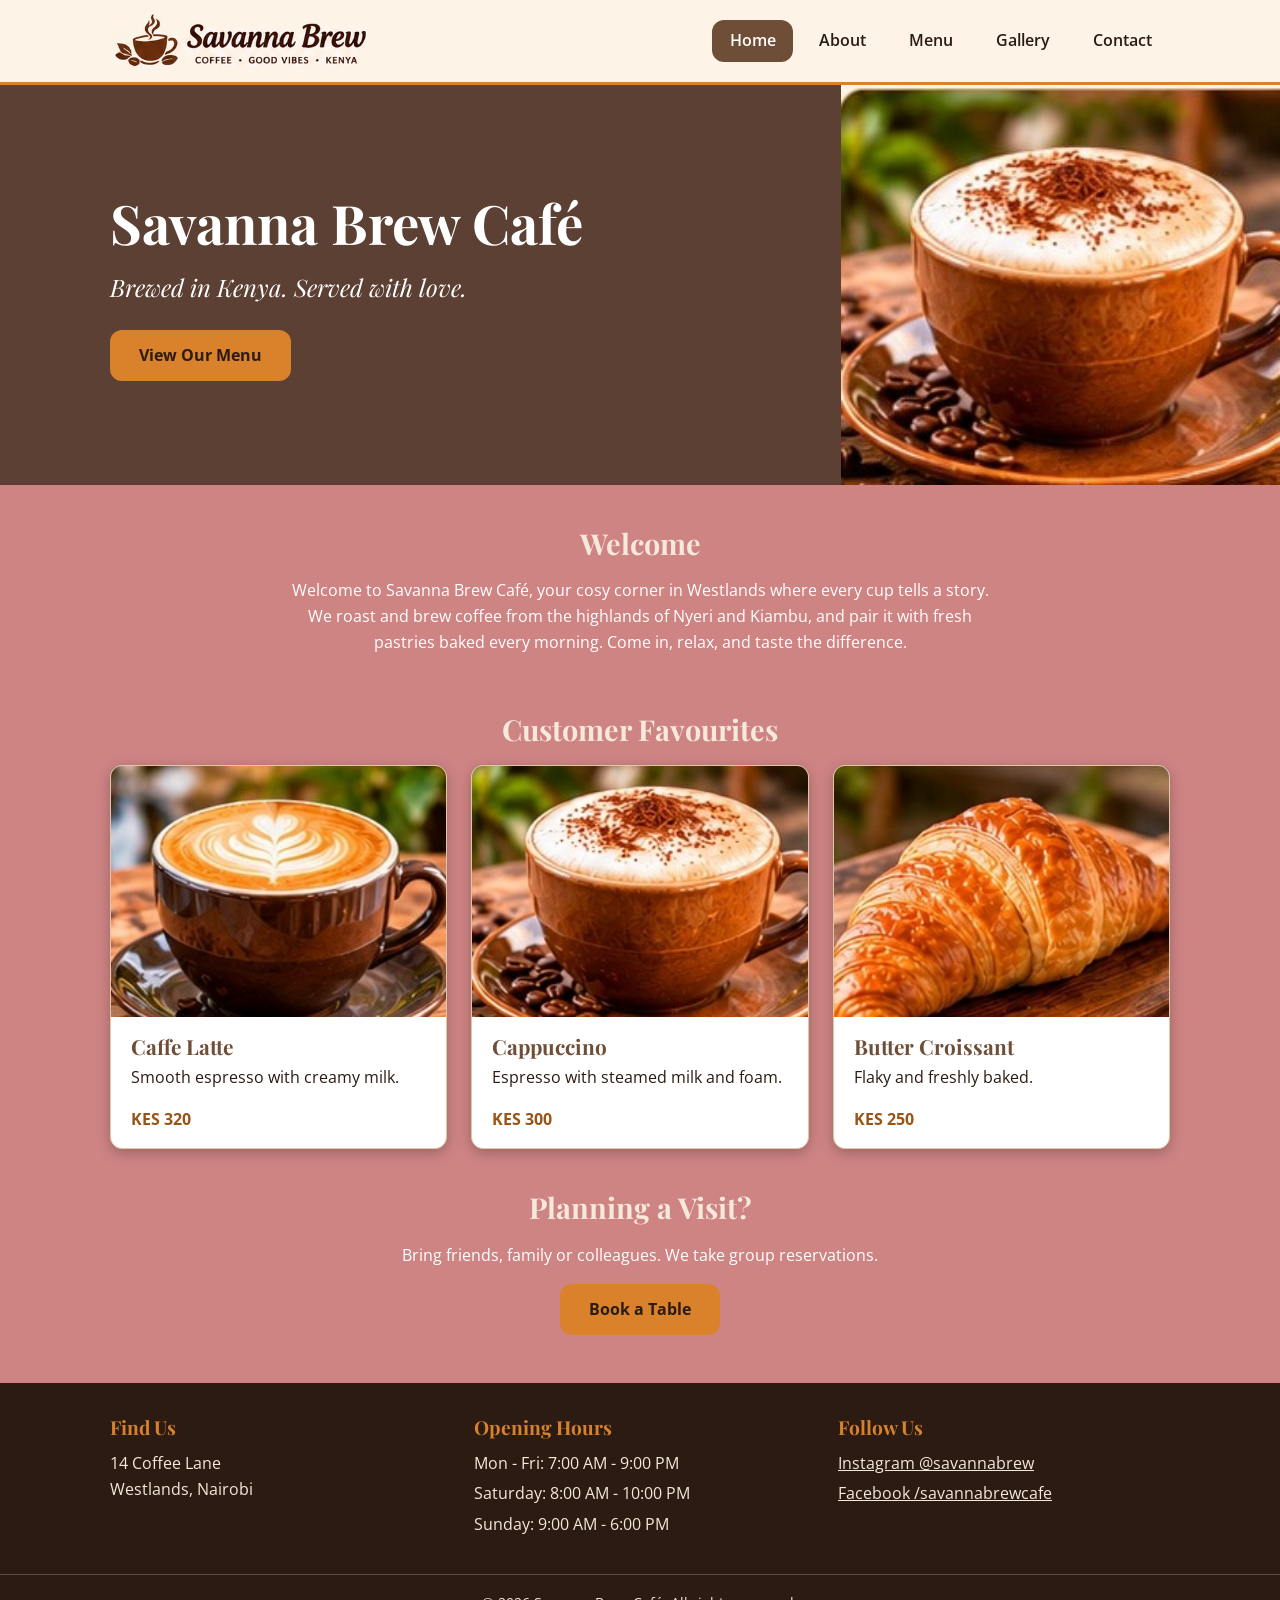
<file: index.html>
<!DOCTYPE html>
<html lang="en">
<head>
  <meta charset="UTF-8">
  <meta name="viewport" content="width=device-width, initial-scale=1.0">
  <title>Home | Savanna Brew Café</title>
  <link href="https://fonts.googleapis.com/css2?family=Open+Sans:wght@400;600;700&amp;family=Playfair+Display:ital,wght@0,600;0,700;1,500&amp;display=swap" rel="stylesheet">
  <link rel="stylesheet" href="css/style.css">
</head>
<body>
  <header class="site-header">
    <div class="container header-inner">
      <a class="logo" href="index.html"><img src="images/logo.png" alt="Savanna Brew Café logo"></a>
      <nav>
        <ul class="nav-list">
          <li><a href="index.html" class="active">Home</a></li>
          <li><a href="about.html">About</a></li>
          <li><a href="menu.html">Menu</a></li>
          <li><a href="gallery.html">Gallery</a></li>
          <li><a href="contact.html">Contact</a></li>
        </ul>
      </nav>
    </div>
  </header>

  <main>
    <section class="hero">
      <div class="container hero-content">
        <h1>Savanna Brew Café</h1>
        <p class="tagline">Brewed in Kenya. Served with love.</p>
        <a class="btn" href="menu.html">View Our Menu</a>
      </div>
    </section>

    <section class="section">
      <div class="container intro">
        <h2>Welcome</h2>
        <p>Welcome to Savanna Brew Café, your cosy corner in Westlands where every cup tells a story. We roast and brew coffee from the highlands of Nyeri and Kiambu, and pair it with fresh pastries baked every morning. Come in, relax, and taste the difference.</p>
      </div>
    </section>

    <section class="section">
      <div class="container">
        <h2 class="section-title">Customer Favourites</h2>
        <div class="card-row">
          <article class="card">
            <img src="images/latte.jpg" alt="A latte in a brown cup with heart-shaped latte art">
            <div class="card-body">
              <h3>Caffe Latte</h3>
              <p>Smooth espresso with creamy milk.</p>
              <p class="price">KES 320</p>
            </div>
          </article>
          <article class="card">
            <img src="images/cappuccino.jpg" alt="A cappuccino dusted with cocoa powder, on a saucer with coffee beans">
            <div class="card-body">
              <h3>Cappuccino</h3>
              <p>Espresso with steamed milk and foam.</p>
              <p class="price">KES 300</p>
            </div>
          </article>
          <article class="card">
            <img src="images/croissant.jpg" alt="A golden, flaky butter croissant on a wooden board">
            <div class="card-body">
              <h3>Butter Croissant</h3>
              <p>Flaky and freshly baked.</p>
              <p class="price">KES 250</p>
            </div>
          </article>
        </div>
      </div>
    </section>

    <section class="section">
      <div class="container intro cta-block">
        <h2>Planning a Visit?</h2>
        <p>Bring friends, family or colleagues. We take group reservations.</p>
        <a class="btn" href="contact.html">Book a Table</a>
      </div>
    </section>
  </main>

  <footer class="site-footer">
    <div class="container footer-columns">
      <section>
        <h2>Find Us</h2>
        <address>
          <p>14 Coffee Lane<br>Westlands, Nairobi</p>
        </address>
      </section>
      <section>
        <h2>Opening Hours</h2>
        <ul>
          <li>Mon - Fri: 7:00 AM - 9:00 PM</li>
          <li>Saturday: 8:00 AM - 10:00 PM</li>
          <li>Sunday: 9:00 AM - 6:00 PM</li>
        </ul>
      </section>
      <section>
        <h2>Follow Us</h2>
        <ul>
          <li><a href="https://www.instagram.com/" target="_blank" rel="noopener noreferrer">Instagram @savannabrew</a></li>
          <li><a href="https://www.facebook.com/" target="_blank" rel="noopener noreferrer">Facebook /savannabrewcafe</a></li>
        </ul>
      </section>
    </div>
    <p class="copyright">&copy; 2026 Savanna Brew Café. All rights reserved.</p>
  </footer>
</body>
</html>
</file>
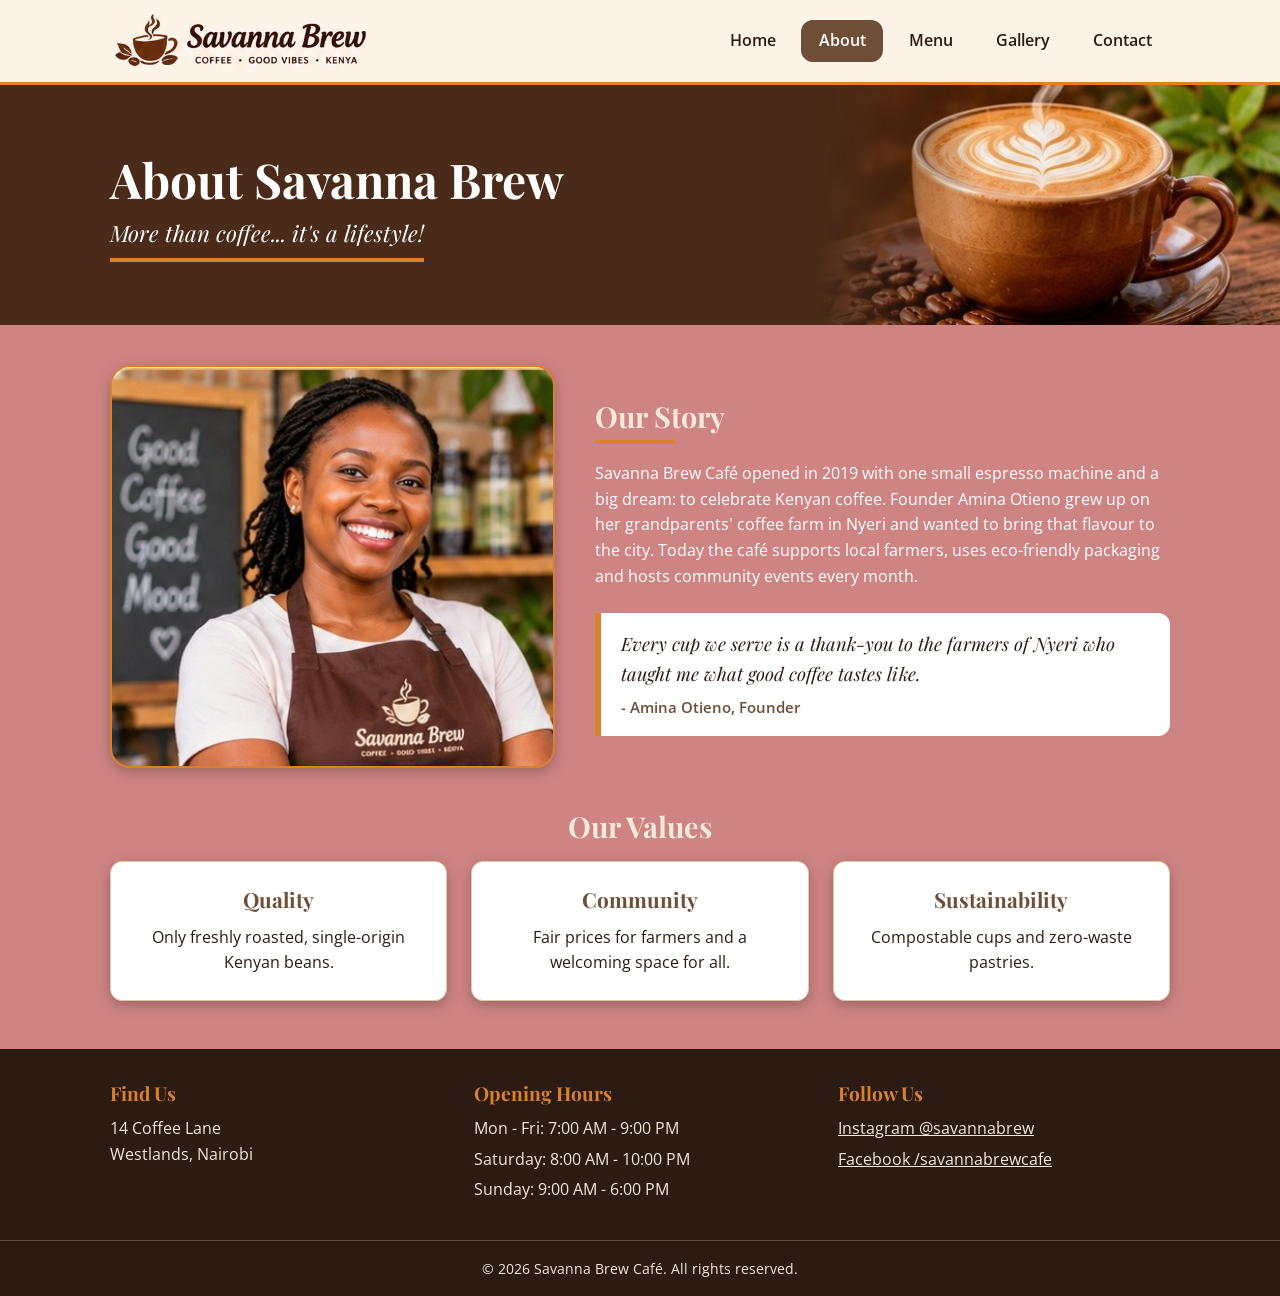
<file: about.html>
<!DOCTYPE html>
<html lang="en">
<head>
  <meta charset="UTF-8">
  <meta name="viewport" content="width=device-width, initial-scale=1.0">
  <title>About Us | Savanna Brew Café</title>
  <link href="https://fonts.googleapis.com/css2?family=Open+Sans:wght@400;600;700&amp;family=Playfair+Display:ital,wght@0,600;0,700;1,500&amp;display=swap" rel="stylesheet">
  <link rel="stylesheet" href="css/style.css">
</head>
<body>
  <header class="site-header">
    <div class="container header-inner">
      <a class="logo" href="index.html"><img src="images/logo.png" alt="Savanna Brew Café logo"></a>
      <nav>
        <ul class="nav-list">
          <li><a href="index.html">Home</a></li>
          <li><a href="about.html" class="active">About</a></li>
          <li><a href="menu.html">Menu</a></li>
          <li><a href="gallery.html">Gallery</a></li>
          <li><a href="contact.html">Contact</a></li>
        </ul>
      </nav>
    </div>
  </header>

  <main>
    <section class="page-banner banner-about">
      <div class="container">
        <h1>About Savanna Brew</h1>
        <p class="banner-sub">More than coffee... it's a lifestyle!</p>
      </div>
    </section>

    <section class="section">
      <div class="container">
        <article class="about-split">
          <div class="about-image">
            <img src="images/about-owner.jpg" alt="Amina Otieno, the founder of Savanna Brew Café, smiling in a brown apron behind the counter">
          </div>
          <div class="about-text">
            <h2>Our Story</h2>
            <p>Savanna Brew Café opened in 2019 with one small espresso machine and a big dream: to celebrate Kenyan coffee. Founder Amina Otieno grew up on her grandparents' coffee farm in Nyeri and wanted to bring that flavour to the city. Today the café supports local farmers, uses eco-friendly packaging and hosts community events every month.</p>
            <blockquote>
              <p>Every cup we serve is a thank-you to the farmers of Nyeri who taught me what good coffee tastes like.</p>
              <footer>- Amina Otieno, Founder</footer>
            </blockquote>
          </div>
        </article>
      </div>
    </section>

    <section class="section">
      <div class="container">
        <h2 class="section-title">Our Values</h2>
        <ul class="values-grid">
          <li>
            <h3>Quality</h3>
            <p>Only freshly roasted, single-origin Kenyan beans.</p>
          </li>
          <li>
            <h3>Community</h3>
            <p>Fair prices for farmers and a welcoming space for all.</p>
          </li>
          <li>
            <h3>Sustainability</h3>
            <p>Compostable cups and zero-waste pastries.</p>
          </li>
        </ul>
      </div>
    </section>
  </main>

  <footer class="site-footer">
    <div class="container footer-columns">
      <section>
        <h2>Find Us</h2>
        <address>
          <p>14 Coffee Lane<br>Westlands, Nairobi</p>
        </address>
      </section>
      <section>
        <h2>Opening Hours</h2>
        <ul>
          <li>Mon - Fri: 7:00 AM - 9:00 PM</li>
          <li>Saturday: 8:00 AM - 10:00 PM</li>
          <li>Sunday: 9:00 AM - 6:00 PM</li>
        </ul>
      </section>
      <section>
        <h2>Follow Us</h2>
        <ul>
          <li><a href="https://www.instagram.com/" target="_blank" rel="noopener noreferrer">Instagram @savannabrew</a></li>
          <li><a href="https://www.facebook.com/" target="_blank" rel="noopener noreferrer">Facebook /savannabrewcafe</a></li>
        </ul>
      </section>
    </div>
    <p class="copyright">&copy; 2026 Savanna Brew Café. All rights reserved.</p>
  </footer>
</body>
</html>
</file>
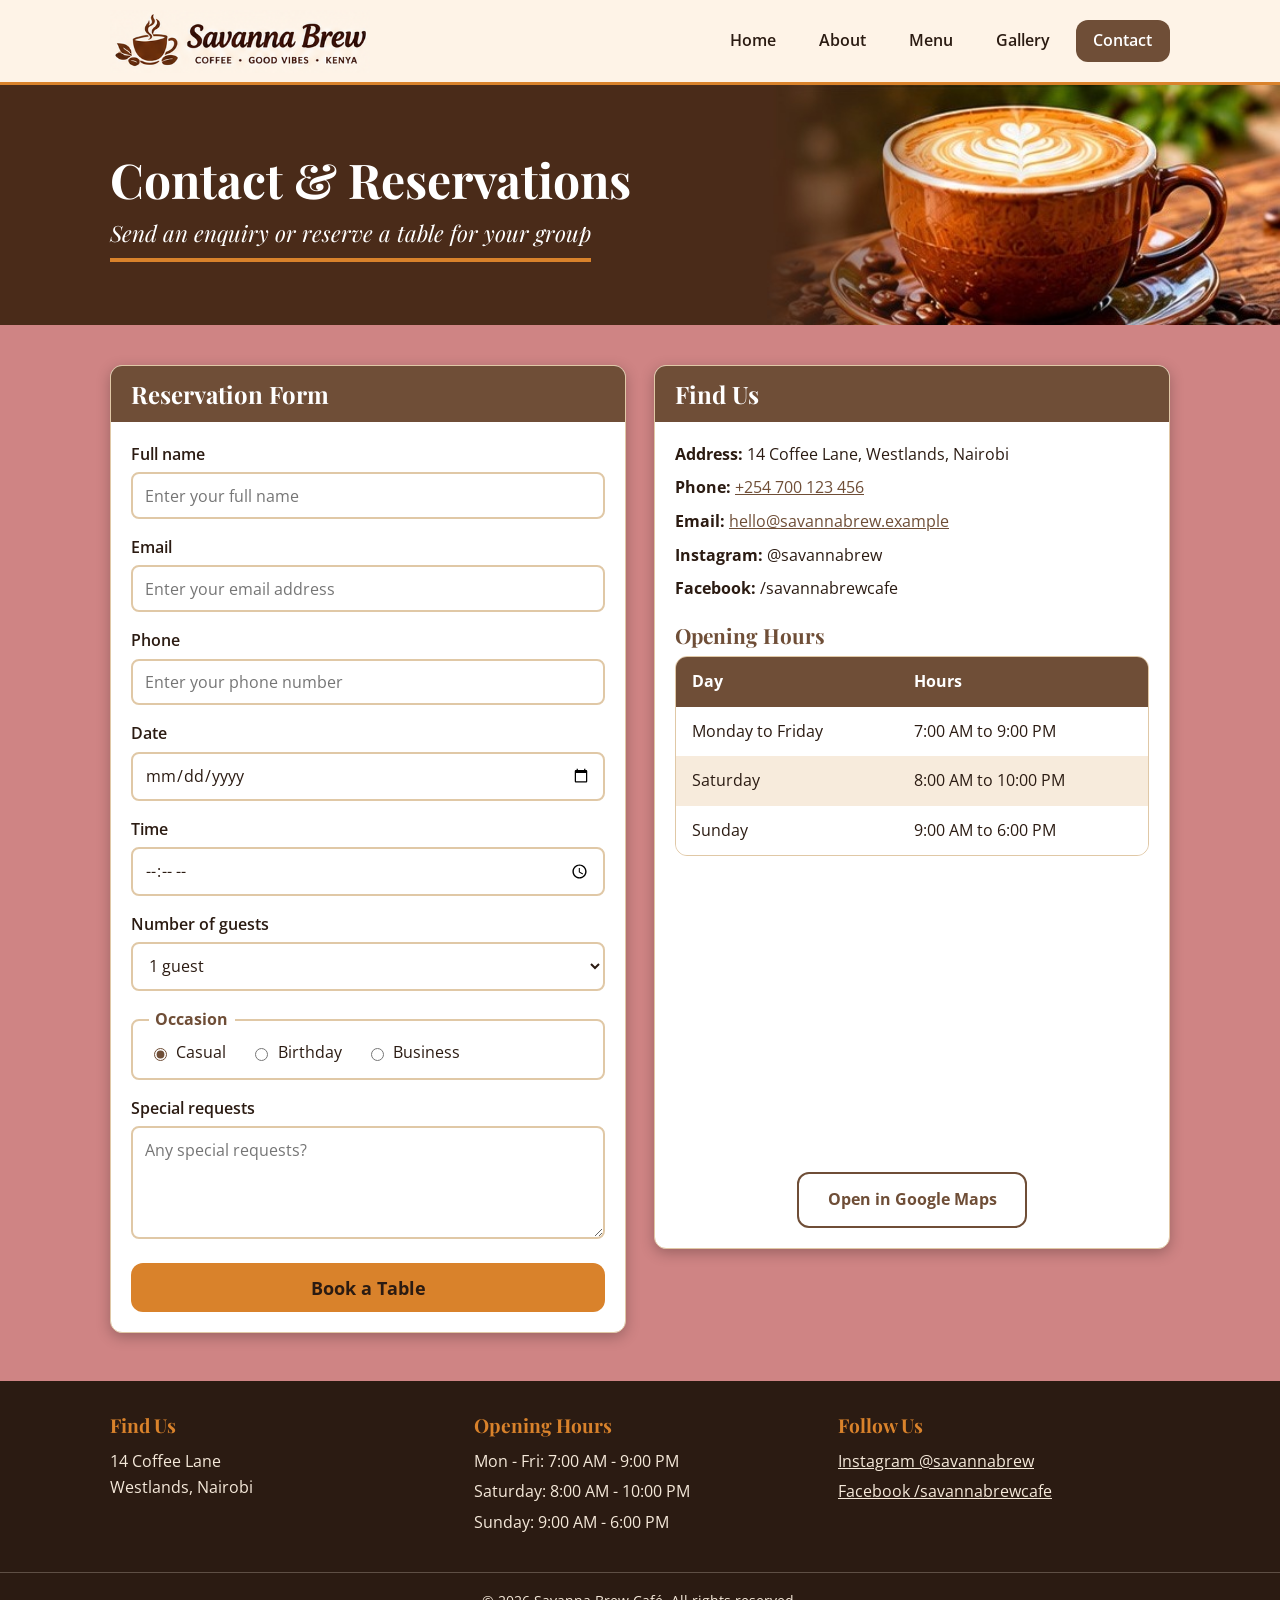
<file: contact.html>
<!DOCTYPE html>
<html lang="en">
<head>
  <meta charset="UTF-8">
  <meta name="viewport" content="width=device-width, initial-scale=1.0">
  <title>Contact &amp; Reservations | Savanna Brew Café</title>
  <link href="https://fonts.googleapis.com/css2?family=Open+Sans:wght@400;600;700&amp;family=Playfair+Display:ital,wght@0,600;0,700;1,500&amp;display=swap" rel="stylesheet">
  <link rel="stylesheet" href="css/style.css">
</head>
<body>
  <header class="site-header">
    <div class="container header-inner">
      <a class="logo" href="index.html"><img src="images/logo.png" alt="Savanna Brew Café logo"></a>
      <nav>
        <ul class="nav-list">
          <li><a href="index.html">Home</a></li>
          <li><a href="about.html">About</a></li>
          <li><a href="menu.html">Menu</a></li>
          <li><a href="gallery.html">Gallery</a></li>
          <li><a href="contact.html" class="active">Contact</a></li>
        </ul>
      </nav>
    </div>
  </header>

  <main>
    <section class="page-banner banner-contact">
      <div class="container">
        <h1>Contact &amp; Reservations</h1>
        <p class="banner-sub">Send an enquiry or reserve a table for your group</p>
      </div>
    </section>

    <div class="container section">
      <div class="contact-layout">

        <section class="panel">
          <h2>Reservation Form</h2>
          <div class="panel-body">
            <form action="#" method="post">
              <div class="form-group">
                <label for="name">Full name</label>
                <input type="text" id="name" name="name" placeholder="Enter your full name" required>
              </div>
              <div class="form-group">
                <label for="email">Email</label>
                <input type="email" id="email" name="email" placeholder="Enter your email address" required>
              </div>
              <div class="form-group">
                <label for="phone">Phone</label>
                <input type="tel" id="phone" name="phone" placeholder="Enter your phone number">
              </div>
              <div class="form-group">
                <label for="date">Date</label>
                <input type="date" id="date" name="date" required>
              </div>
              <div class="form-group">
                <label for="time">Time</label>
                <input type="time" id="time" name="time" required>
              </div>
              <div class="form-group">
                <label for="guests">Number of guests</label>
                <select id="guests" name="guests">
                  <option value="1">1 guest</option>
                  <option value="2">2 guests</option>
                  <option value="3">3 guests</option>
                  <option value="4">4 guests</option>
                  <option value="5">5 guests</option>
                  <option value="6">6 guests</option>
                  <option value="7">7 guests</option>
                  <option value="8">8 guests</option>
                  <option value="9">9 guests</option>
                  <option value="10">10 guests</option>
                </select>
              </div>

              <fieldset>
                <legend>Occasion</legend>
                <div class="radio-row">
                  <label for="occasion-casual"><input type="radio" id="occasion-casual" name="occasion" value="casual" checked> Casual</label>
                  <label for="occasion-birthday"><input type="radio" id="occasion-birthday" name="occasion" value="birthday"> Birthday</label>
                  <label for="occasion-business"><input type="radio" id="occasion-business" name="occasion" value="business"> Business</label>
                </div>
              </fieldset>

              <div class="form-group">
                <label for="requests">Special requests</label>
                <textarea id="requests" name="requests" rows="4" placeholder="Any special requests?"></textarea>
              </div>
              <button type="submit" class="btn form-btn">Book a Table</button>
            </form>
          </div>
        </section>

        <section class="panel">
          <h2>Find Us</h2>
          <div class="panel-body">
            <ul class="contact-details">
              <li><strong>Address:</strong> 14 Coffee Lane, Westlands, Nairobi</li>
              <li><strong>Phone:</strong> <a href="tel:+254700123456">+254 700 123 456</a></li>
              <li><strong>Email:</strong> <a href="mailto:hello@savannabrew.example">hello@savannabrew.example</a></li>
              <li><strong>Instagram:</strong> @savannabrew</li>
              <li><strong>Facebook:</strong> /savannabrewcafe</li>
            </ul>

            <h3 class="hours-heading">Opening Hours</h3>
            <div class="hours-box">
              <table>
                <thead>
                  <tr><th scope="col">Day</th><th scope="col">Hours</th></tr>
                </thead>
                <tbody>
                  <tr><td>Monday to Friday</td><td>7:00 AM to 9:00 PM</td></tr>
                  <tr><td>Saturday</td><td>8:00 AM to 10:00 PM</td></tr>
                  <tr><td>Sunday</td><td>9:00 AM to 6:00 PM</td></tr>
                </tbody>
              </table>
            </div>

            <iframe class="map-frame" title="Map showing Westlands, Nairobi"
                    src="https://maps.google.com/maps?q=Westlands%2C%20Nairobi&amp;z=14&amp;output=embed"></iframe>
            <p class="map-link"><a class="btn btn-outline" href="https://www.google.com/maps/search/?api=1&amp;query=Westlands%2C+Nairobi" target="_blank" rel="noopener noreferrer">Open in Google Maps</a></p>
          </div>
        </section>

      </div>
    </div>
  </main>

  <footer class="site-footer">
    <div class="container footer-columns">
      <section>
        <h2>Find Us</h2>
        <address>
          <p>14 Coffee Lane<br>Westlands, Nairobi</p>
        </address>
      </section>
      <section>
        <h2>Opening Hours</h2>
        <ul>
          <li>Mon - Fri: 7:00 AM - 9:00 PM</li>
          <li>Saturday: 8:00 AM - 10:00 PM</li>
          <li>Sunday: 9:00 AM - 6:00 PM</li>
        </ul>
      </section>
      <section>
        <h2>Follow Us</h2>
        <ul>
          <li><a href="https://www.instagram.com/" target="_blank" rel="noopener noreferrer">Instagram @savannabrew</a></li>
          <li><a href="https://www.facebook.com/" target="_blank" rel="noopener noreferrer">Facebook /savannabrewcafe</a></li>
        </ul>
      </section>
    </div>
    <p class="copyright">&copy; 2026 Savanna Brew Café. All rights reserved.</p>
  </footer>
</body>
</html>
</file>
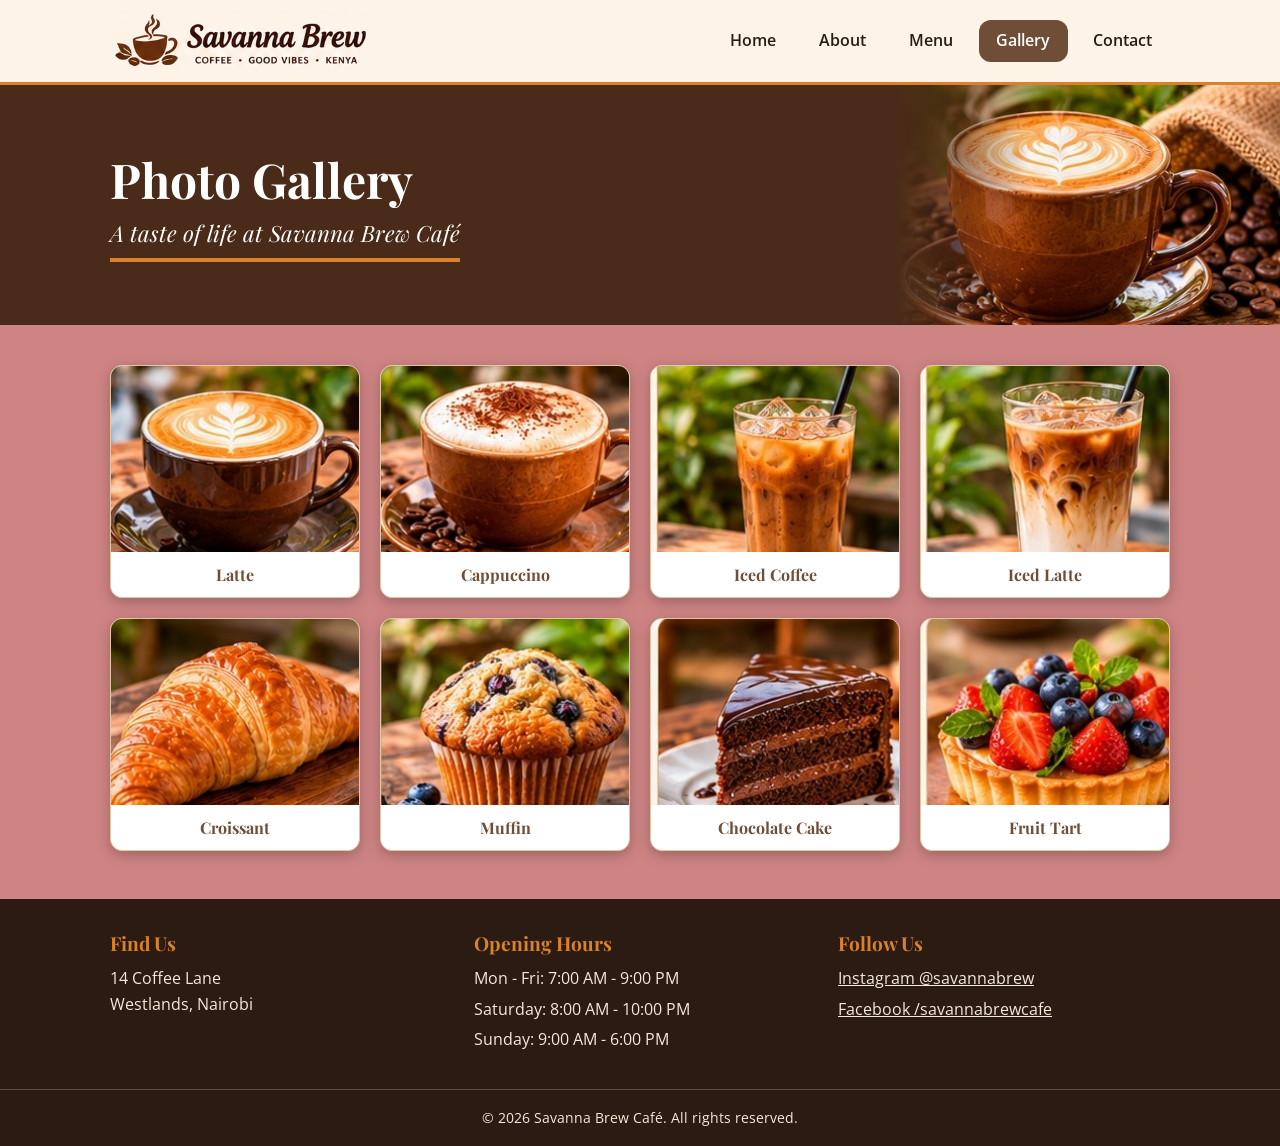
<file: gallery.html>
<!DOCTYPE html>
<html lang="en">
<head>
  <meta charset="UTF-8">
  <meta name="viewport" content="width=device-width, initial-scale=1.0">
  <title>Gallery | Savanna Brew Café</title>
  <link href="https://fonts.googleapis.com/css2?family=Open+Sans:wght@400;600;700&amp;family=Playfair+Display:ital,wght@0,600;0,700;1,500&amp;display=swap" rel="stylesheet">
  <link rel="stylesheet" href="css/style.css">
</head>
<body>
  <header class="site-header">
    <div class="container header-inner">
      <a class="logo" href="index.html"><img src="images/logo.png" alt="Savanna Brew Café logo"></a>
      <nav>
        <ul class="nav-list">
          <li><a href="index.html">Home</a></li>
          <li><a href="about.html">About</a></li>
          <li><a href="menu.html">Menu</a></li>
          <li><a href="gallery.html" class="active">Gallery</a></li>
          <li><a href="contact.html">Contact</a></li>
        </ul>
      </nav>
    </div>
  </header>

  <main>
    <section class="page-banner banner-gallery">
      <div class="container">
        <h1>Photo Gallery</h1>
        <p class="banner-sub">A taste of life at Savanna Brew Café</p>
      </div>
    </section>

    <section class="section">
      <div class="container gallery-grid">
        <figure>
          <img src="images/gallery-1.jpg" alt="A latte with heart-shaped latte art in a brown cup on a wooden table">
          <figcaption>Latte</figcaption>
        </figure>
        <figure>
          <img src="images/gallery-2.jpg" alt="A cappuccino with cocoa dusting, served with coffee beans on the saucer">
          <figcaption>Cappuccino</figcaption>
        </figure>
        <figure>
          <img src="images/gallery-3.jpg" alt="A tall glass of iced coffee with a black straw">
          <figcaption>Iced Coffee</figcaption>
        </figure>
        <figure>
          <img src="images/gallery-4.jpg" alt="An iced latte with swirls of milk and espresso in a glass">
          <figcaption>Iced Latte</figcaption>
        </figure>
        <figure>
          <img src="images/gallery-5.jpg" alt="A golden butter croissant on a wooden serving board">
          <figcaption>Croissant</figcaption>
        </figure>
        <figure>
          <img src="images/gallery-6.jpg" alt="A blueberry muffin with fresh blueberries beside it">
          <figcaption>Muffin</figcaption>
        </figure>
        <figure>
          <img src="images/gallery-7.jpg" alt="A slice of layered chocolate cake with glossy chocolate icing on a white plate">
          <figcaption>Chocolate Cake</figcaption>
        </figure>
        <figure>
          <img src="images/gallery-8.jpg" alt="A pastry tart topped with strawberries, blueberries and mint">
          <figcaption>Fruit Tart</figcaption>
        </figure>
      </div>
    </section>
  </main>

  <footer class="site-footer">
    <div class="container footer-columns">
      <section>
        <h2>Find Us</h2>
        <address>
          <p>14 Coffee Lane<br>Westlands, Nairobi</p>
        </address>
      </section>
      <section>
        <h2>Opening Hours</h2>
        <ul>
          <li>Mon - Fri: 7:00 AM - 9:00 PM</li>
          <li>Saturday: 8:00 AM - 10:00 PM</li>
          <li>Sunday: 9:00 AM - 6:00 PM</li>
        </ul>
      </section>
      <section>
        <h2>Follow Us</h2>
        <ul>
          <li><a href="https://www.instagram.com/" target="_blank" rel="noopener noreferrer">Instagram @savannabrew</a></li>
          <li><a href="https://www.facebook.com/" target="_blank" rel="noopener noreferrer">Facebook /savannabrewcafe</a></li>
        </ul>
      </section>
    </div>
    <p class="copyright">&copy; 2026 Savanna Brew Café. All rights reserved.</p>
  </footer>
</body>
</html>
</file>
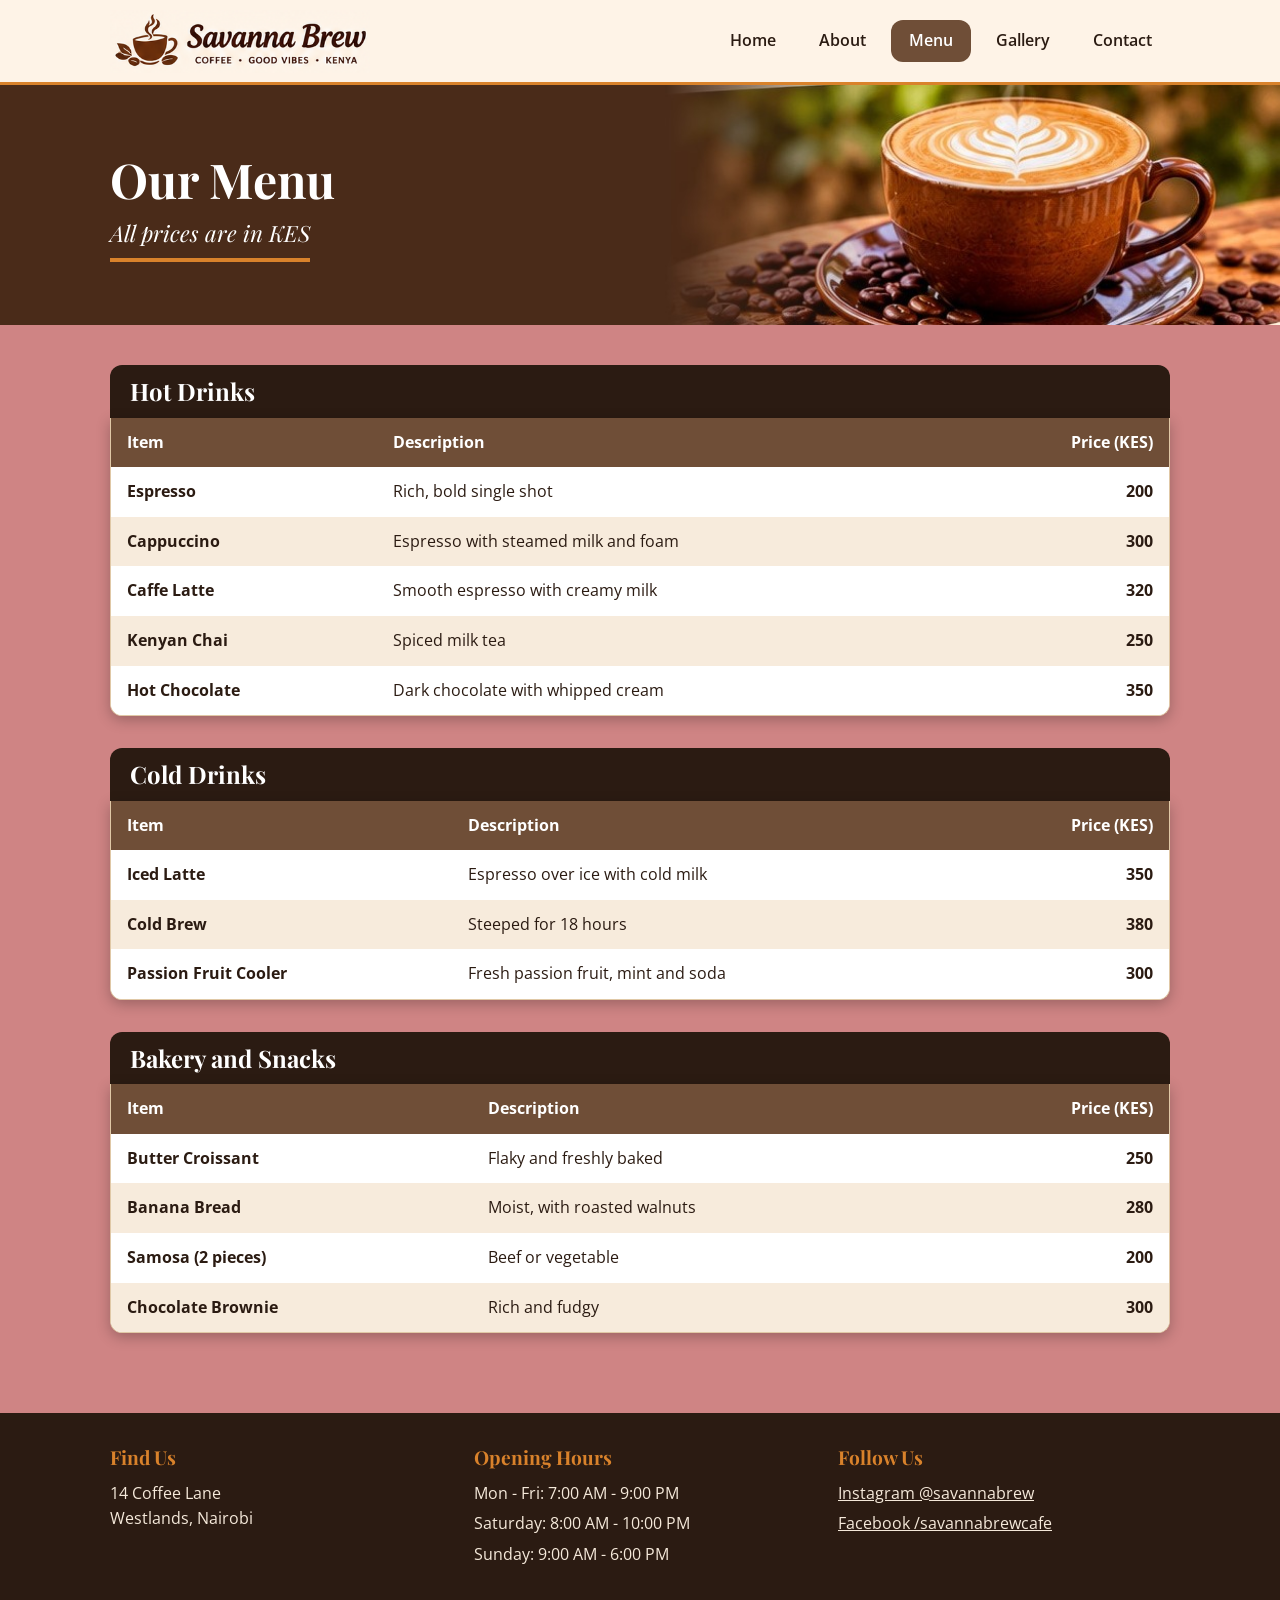
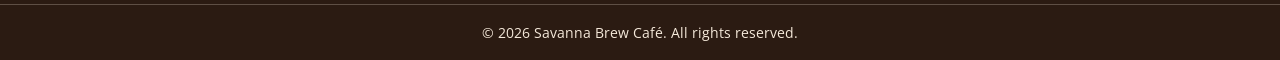
<file: menu.html>
<!DOCTYPE html>
<html lang="en">
<head>
  <meta charset="UTF-8">
  <meta name="viewport" content="width=device-width, initial-scale=1.0">
  <title>Menu | Savanna Brew Café</title>
  <link href="https://fonts.googleapis.com/css2?family=Open+Sans:wght@400;600;700&amp;family=Playfair+Display:ital,wght@0,600;0,700;1,500&amp;display=swap" rel="stylesheet">
  <link rel="stylesheet" href="css/style.css">
</head>
<body>
  <header class="site-header">
    <div class="container header-inner">
      <a class="logo" href="index.html"><img src="images/logo.png" alt="Savanna Brew Café logo"></a>
      <nav>
        <ul class="nav-list">
          <li><a href="index.html">Home</a></li>
          <li><a href="about.html">About</a></li>
          <li><a href="menu.html" class="active">Menu</a></li>
          <li><a href="gallery.html">Gallery</a></li>
          <li><a href="contact.html">Contact</a></li>
        </ul>
      </nav>
    </div>
  </header>

  <main>
    <section class="page-banner banner-menu">
      <div class="container">
        <h1>Our Menu</h1>
        <p class="banner-sub">All prices are in KES</p>
      </div>
    </section>

    <div class="container section">
      <section class="menu-section">
        <h2 class="menu-heading" id="hot-drinks">Hot Drinks</h2>
        <div class="table-wrap">
          <table>
            <thead>
              <tr><th scope="col">Item</th><th scope="col">Description</th><th scope="col" class="num">Price (KES)</th></tr>
            </thead>
            <tbody>
              <tr><th scope="row">Espresso</th><td>Rich, bold single shot</td><td class="num">200</td></tr>
              <tr><th scope="row">Cappuccino</th><td>Espresso with steamed milk and foam</td><td class="num">300</td></tr>
              <tr><th scope="row">Caffe Latte</th><td>Smooth espresso with creamy milk</td><td class="num">320</td></tr>
              <tr><th scope="row">Kenyan Chai</th><td>Spiced milk tea</td><td class="num">250</td></tr>
              <tr><th scope="row">Hot Chocolate</th><td>Dark chocolate with whipped cream</td><td class="num">350</td></tr>
            </tbody>
          </table>
        </div>
      </section>
      <section class="menu-section">
        <h2 class="menu-heading" id="cold-drinks">Cold Drinks</h2>
        <div class="table-wrap">
          <table>
            <thead>
              <tr><th scope="col">Item</th><th scope="col">Description</th><th scope="col" class="num">Price (KES)</th></tr>
            </thead>
            <tbody>
              <tr><th scope="row">Iced Latte</th><td>Espresso over ice with cold milk</td><td class="num">350</td></tr>
              <tr><th scope="row">Cold Brew</th><td>Steeped for 18 hours</td><td class="num">380</td></tr>
              <tr><th scope="row">Passion Fruit Cooler</th><td>Fresh passion fruit, mint and soda</td><td class="num">300</td></tr>
            </tbody>
          </table>
        </div>
      </section>
      <section class="menu-section">
        <h2 class="menu-heading" id="bakery-snacks">Bakery and Snacks</h2>
        <div class="table-wrap">
          <table>
            <thead>
              <tr><th scope="col">Item</th><th scope="col">Description</th><th scope="col" class="num">Price (KES)</th></tr>
            </thead>
            <tbody>
              <tr><th scope="row">Butter Croissant</th><td>Flaky and freshly baked</td><td class="num">250</td></tr>
              <tr><th scope="row">Banana Bread</th><td>Moist, with roasted walnuts</td><td class="num">280</td></tr>
              <tr><th scope="row">Samosa (2 pieces)</th><td>Beef or vegetable</td><td class="num">200</td></tr>
              <tr><th scope="row">Chocolate Brownie</th><td>Rich and fudgy</td><td class="num">300</td></tr>
            </tbody>
          </table>
        </div>
      </section>
    </div>
  </main>

  <footer class="site-footer">
    <div class="container footer-columns">
      <section>
        <h2>Find Us</h2>
        <address>
          <p>14 Coffee Lane<br>Westlands, Nairobi</p>
        </address>
      </section>
      <section>
        <h2>Opening Hours</h2>
        <ul>
          <li>Mon - Fri: 7:00 AM - 9:00 PM</li>
          <li>Saturday: 8:00 AM - 10:00 PM</li>
          <li>Sunday: 9:00 AM - 6:00 PM</li>
        </ul>
      </section>
      <section>
        <h2>Follow Us</h2>
        <ul>
          <li><a href="https://www.instagram.com/" target="_blank" rel="noopener noreferrer">Instagram @savannabrew</a></li>
          <li><a href="https://www.facebook.com/" target="_blank" rel="noopener noreferrer">Facebook /savannabrewcafe</a></li>
        </ul>
      </section>
    </div>
    <p class="copyright">&copy; 2026 Savanna Brew Café. All rights reserved.</p>
  </footer>
</body>
</html>
</file>
<file: css/style.css>
/* colours and fonts */
:root {
  --coffee: #6F4E37;
  --cream: #F5E9DA;
  --orange: #D9822B;
  --dark: #2B1B12;
  --white: #FFFFFF;
  --forest: #cf8484;
  --hero-bg: #5c4033;
  --header-bg: #FEF3E7;
  --banner-bg: #4A2B19;
  --zebra: #F7EBDC;
  --row-hover: #EBD3B3;
  --border: #E0C8A6;
  --orange-text: #9A5415;
  --font-heading: "Playfair Display", Georgia, serif;
  --font-body: "Open Sans", Arial, sans-serif;
  --radius: 12px;
  --shadow: 0 4px 14px rgba(0, 0, 0, 0.25);
  --shadow-lift: 0 12px 24px rgba(0, 0, 0, 0.35);
}

/* general styles */
* {
  box-sizing: border-box;
}

body {
  margin: 0;
  font-family: var(--font-body);
  font-size: 1rem;
  line-height: 1.6;
  color: var(--white);
  background-color: var(--forest);
}

img {
  max-width: 100%;
  height: auto;
  display: block;
}

h1, h2, h3 {
  font-family: var(--font-heading);
  color: var(--cream);
  line-height: 1.25;
  margin: 0 0 0.6em;
}

h1 { font-size: 2.6rem; }
h2 { font-size: 1.8rem; }
h3 { font-size: 1.3rem; }

p {
  margin: 0 0 1em;
}

a {
  color: var(--coffee);
  transition: color 0.3s ease;
}

a:hover {
  color: var(--orange-text);
}

a:focus,
.btn:focus {
  outline: 3px solid var(--orange);
  outline-offset: 3px;
}

.container {
  width: 100%;
  max-width: 1100px;
  margin: 0 auto;
  padding: 0 1.25rem;
}

.section {
  padding-top: 2.5rem;
}

main {
  padding-bottom: 3rem;
}

/* header and nav
   flexbox is used for the nav because it is one row with the logo on the left
   and the links on the right */
.site-header {
  background-color: var(--header-bg);
  border-bottom: 3px solid var(--orange);
  box-shadow: var(--shadow);
}

.header-inner {
  display: flex;
  justify-content: space-between;
  align-items: center;
  padding-top: 0.6rem;
  padding-bottom: 0.6rem;
}

.logo img {
  width: 260px;
}

.nav-list {
  display: flex;
  gap: 0.5rem;
  list-style: none;
  margin: 0;
  padding: 0;
}

.nav-list a {
  display: block;
  padding: 0.5rem 1.1rem;
  border-radius: var(--radius);
  color: var(--dark);
  font-weight: 600;
  text-decoration: none;
  transition: background-color 0.3s ease, color 0.3s ease;
}

.nav-list a:hover,
.nav-list a:focus {
  background-color: var(--cream);
  color: var(--orange-text);
}

/* highlights the page you are on */
.nav-list a.active,
.nav-list a.active:hover {
  background-color: var(--coffee);
  color: var(--white);
}

/* buttons */
.btn {
  display: inline-block;
  padding: 0.8rem 1.8rem;
  background-color: var(--orange);
  color: var(--dark);
  font-family: var(--font-body);
  font-size: 1rem;
  font-weight: 700;
  text-decoration: none;
  border: none;
  border-radius: var(--radius);
  cursor: pointer;
  transition: background-color 0.3s ease, color 0.3s ease, transform 0.3s ease, box-shadow 0.3s ease;
}

.btn:hover,
.btn:focus {
  background-color: var(--coffee);
  color: var(--white);
  transform: translateY(-2px);
  box-shadow: var(--shadow);
}

/* hero and page banners */
.hero,
.page-banner {
  position: relative;
  display: flex;
  align-items: center;
  background-repeat: no-repeat;
  background-position: right center;
  background-size: auto 100%;
  color: var(--white);
}

.hero {
  min-height: 400px;
  background-color: var(--hero-bg);
  background-image: url("../images/cappuccino.jpg");
}

.hero h1 {
  color: var(--white);
  font-size: 3.4rem;
  margin-bottom: 0.2em;
}

.tagline {
  font-family: var(--font-heading);
  font-style: italic;
  font-size: 1.5rem;
  margin-bottom: 1.5rem;
}

.hero-content {
  position: relative;
}

.page-banner {
  height: 240px;
  background-color: var(--banner-bg);
}

.page-banner h1 {
  color: var(--white);
  font-size: 3rem;
  margin-bottom: 0.15em;
}

.page-banner .container {
  position: relative;
}

.banner-sub {
  display: inline-block;
  margin: 0;
  padding-bottom: 0.4rem;
  border-bottom: 4px solid var(--orange);
  font-family: var(--font-heading);
  font-style: italic;
  font-size: 1.4rem;
}

.banner-about { background-image: url("../images/banner-about.jpg"); }
.banner-menu { background-image: url("../images/banner-menu.jpg"); }
.banner-gallery { background-image: url("../images/banner-gallery.jpg"); }
.banner-contact { background-image: url("../images/banner-contact.jpg"); }

/* home page */
.intro {
  max-width: 760px;
  margin: 0 auto;
  text-align: center;
}

.section-title {
  text-align: center;
}

.cta-block {
  text-align: center;
}

.card-row {
  display: flex;
  gap: 1.5rem;
}

/* flex: 1 1 0 makes the three cards the same width */
.card {
  flex: 1 1 0;
  min-width: 0;
  background-color: var(--white);
  color: var(--dark);
  border: 1px solid var(--border);
  border-radius: var(--radius);
  overflow: hidden;
  box-shadow: var(--shadow);
  transition: transform 0.3s ease, box-shadow 0.3s ease;
}

.card:hover {
  transform: translateY(-8px);
  box-shadow: var(--shadow-lift);
}

.card img {
  width: 100%;
  aspect-ratio: 4 / 3;
  object-fit: cover;
}

.card-body {
  padding: 1rem 1.25rem;
}

.card-body h3 {
  color: var(--coffee);
  margin-bottom: 0.3em;
}

.price {
  color: var(--orange-text);
  font-weight: 700;
  margin: 0;
}

/* about page */
.about-split {
  display: flex;
  align-items: center;
  gap: 2.5rem;
}

.about-image {
  flex: 0 0 42%;
}

.about-image img {
  width: 100%;
  border-radius: 20px;
  border: 2px solid var(--orange);
  box-shadow: var(--shadow);
}

.about-text {
  flex: 1 1 0;
}

.about-text h2::after {
  content: "";
  display: block;
  width: 80px;
  height: 4px;
  margin-top: 0.4rem;
  background-color: var(--orange);
}

blockquote {
  margin: 1.5rem 0 0;
  padding: 1rem 1.25rem;
  background-color: var(--white);
  color: var(--dark);
  border-left: 6px solid var(--orange);
  border-radius: 0 var(--radius) var(--radius) 0;
  font-family: var(--font-heading);
  font-style: italic;
  font-size: 1.15rem;
}

blockquote p {
  margin-bottom: 0.4em;
}

blockquote footer {
  font-family: var(--font-body);
  font-style: normal;
  font-size: 0.95rem;
  font-weight: 600;
  color: var(--coffee);
}

.values-grid {
  list-style: none;
  margin: 0;
  padding: 0;
  display: grid;
  grid-template-columns: repeat(3, 1fr);
  gap: 1.5rem;
}

.values-grid li {
  background-color: var(--white);
  color: var(--dark);
  border: 1px solid var(--border);
  border-radius: var(--radius);
  padding: 1.5rem 1.25rem;
  text-align: center;
  box-shadow: var(--shadow);
  transition: transform 0.3s ease, box-shadow 0.3s ease;
}

.values-grid li:hover {
  transform: translateY(-4px);
  box-shadow: var(--shadow-lift);
}

.values-grid h3 {
  color: var(--coffee);
}

.values-grid p {
  margin: 0;
}

/* menu page */
.menu-section {
  margin-bottom: 2rem;
}

.menu-heading {
  margin: 0;
  padding: 0.7rem 1.25rem;
  background-color: var(--dark);
  color: var(--white);
  font-size: 1.5rem;
  border-radius: var(--radius) var(--radius) 0 0;
}

/* the wrapper lets the table scroll sideways on small screens */
.table-wrap {
  overflow-x: auto;
  background-color: var(--white);
  color: var(--dark);
  border: 1px solid var(--border);
  border-top: none;
  border-radius: 0 0 var(--radius) var(--radius);
  box-shadow: var(--shadow);
}

table {
  width: 100%;
  border-collapse: collapse;
  min-width: 520px;
}

th, td {
  padding: 0.75rem 1rem;
  text-align: left;
}

thead th {
  background-color: var(--coffee);
  color: var(--white);
}

tbody tr:nth-child(odd) { background-color: var(--white); }
tbody tr:nth-child(even) { background-color: var(--zebra); }

tbody tr {
  transition: background-color 0.3s ease;
}

tbody tr:hover {
  background-color: var(--row-hover);
}

th.num, td.num {
  text-align: right;
  white-space: nowrap;
}

td.num {
  font-weight: 700;
}

/* gallery page
   grid is used here because the photos sit in equal rows and columns and
   only the number of columns changes on smaller screens */
.gallery-grid {
  display: grid;
  grid-template-columns: repeat(4, 1fr);
  gap: 1.25rem;
}

.gallery-grid figure {
  margin: 0;
  background-color: var(--white);
  border: 1px solid var(--border);
  border-radius: var(--radius);
  overflow: hidden;
  box-shadow: var(--shadow);
}

.gallery-grid img {
  width: 100%;
  aspect-ratio: 4 / 3;
  object-fit: cover;
  transition: transform 0.4s ease;
}

.gallery-grid figure:hover img {
  transform: scale(1.08);
}

.gallery-grid figcaption {
  padding: 0.6rem;
  text-align: center;
  font-family: var(--font-heading);
  font-weight: 700;
  color: var(--coffee);
}

/* contact page */
.contact-layout {
  display: grid;
  grid-template-columns: 1fr 1fr;
  gap: 1.75rem;
  align-items: start;
}

.panel {
  background-color: var(--white);
  border: 1px solid var(--border);
  border-radius: var(--radius);
  box-shadow: var(--shadow);
  overflow: hidden;
}

.panel > h2 {
  margin: 0;
  padding: 0.8rem 1.25rem;
  background-color: var(--coffee);
  color: var(--white);
  font-size: 1.5rem;
}

.panel-body {
  padding: 1.25rem;
  color: var(--dark);
}

.panel-body h3 {
  color: var(--coffee);
}

.form-group {
  margin-bottom: 1rem;
}

label {
  display: block;
  font-weight: 600;
  margin-bottom: 0.3rem;
}

input, select, textarea {
  width: 100%;
  padding: 0.65rem 0.75rem;
  font-family: var(--font-body);
  font-size: 1rem;
  color: var(--dark);
  background-color: var(--white);
  border: 2px solid var(--border);
  border-radius: 8px;
  transition: border-color 0.3s ease;
}

input:hover, select:hover, textarea:hover {
  border-color: var(--coffee);
}

input:focus, select:focus, textarea:focus {
  outline: 3px solid var(--orange);
  outline-offset: 1px;
  border-color: var(--orange);
}

textarea {
  resize: vertical;
}

fieldset {
  margin: 0 0 1rem;
  padding: 0.5rem 1rem 0.75rem;
  border: 2px solid var(--border);
  border-radius: 8px;
}

legend {
  padding: 0 0.4rem;
  font-weight: 700;
  color: var(--coffee);
}

.radio-row {
  display: flex;
  flex-wrap: wrap;
  gap: 0.5rem 1.5rem;
}

.radio-row label {
  display: inline-flex;
  align-items: center;
  gap: 0.4rem;
  margin: 0;
  font-weight: 400;
  cursor: pointer;
}

.radio-row input {
  width: auto;
  accent-color: var(--coffee);
}

.form-btn {
  width: 100%;
  font-size: 1.1rem;
}

.contact-details {
  list-style: none;
  margin: 0 0 1.25rem;
  padding: 0;
}

.contact-details li {
  margin-bottom: 0.5rem;
}

.hours-heading {
  font-size: 1.3rem;
  margin-bottom: 0.4em;
}

.hours-box {
  border: 1px solid var(--border);
  border-radius: var(--radius);
  background-color: var(--cream);
  margin-bottom: 1.25rem;
  overflow-x: auto;
}

.hours-box table {
  min-width: 0;
}

.hours-box th {
  white-space: nowrap;
}

.map-frame {
  display: block;
  width: 100%;
  height: 280px;
  border: 0;
  border-radius: var(--radius);
  margin-bottom: 1rem;
}

.btn-outline {
  background-color: var(--white);
  color: var(--coffee);
  border: 2px solid var(--coffee);
}

.map-link {
  text-align: center;
  margin: 0;
}

/* footer */
.site-footer {
  background-color: var(--dark);
  color: var(--cream);
  padding-top: 2rem;
}

.site-footer h2 {
  font-size: 1.2rem;
  color: var(--orange);
}

.site-footer a {
  color: var(--cream);
}

.site-footer a:hover,
.site-footer a:focus {
  color: var(--orange);
}

.footer-columns {
  display: grid;
  grid-template-columns: repeat(3, 1fr);
  gap: 2rem;
}

.footer-columns p,
.footer-columns ul,
.footer-columns address {
  margin: 0;
  padding: 0;
  list-style: none;
  font-style: normal;
}

.footer-columns li {
  margin-bottom: 0.3rem;
}

.copyright {
  text-align: center;
  margin: 2rem 0 0;
  padding: 1rem 1.25rem;
  border-top: 1px solid rgba(245, 233, 218, 0.25);
  font-size: 0.9rem;
}

/* tablet: gallery goes to 2 columns */
@media (max-width: 1024px) {
  .gallery-grid {
    grid-template-columns: repeat(2, 1fr);
  }
}

/* 768px and below */
@media (max-width: 768px) {
  h1, .page-banner h1 {
    font-size: 2.1rem;
  }

  .hero h1 {
    font-size: 2.4rem;
  }

  .hero {
    min-height: 340px;
  }

  .tagline, .banner-sub {
    font-size: 1.15rem;
  }

  /* nav links stack under the logo */
  .header-inner {
    flex-direction: column;
    gap: 0.6rem;
  }

  .nav-list {
    flex-direction: column;
    width: 100%;
    gap: 0.25rem;
    text-align: center;
  }

  .nav-list li {
    width: 100%;
  }

  /* darker layer over the photo so the text is easy to read */
  .hero::before,
  .page-banner::before {
    content: "";
    position: absolute;
    top: 0;
    right: 0;
    bottom: 0;
    left: 0;
  }

  .hero::before {
    background-color: rgba(30, 68, 48, 0.6);
  }

  .page-banner::before {
    background-color: rgba(74, 43, 25, 0.6);
  }

  .card-row {
    flex-direction: column;
  }

  .card {
    flex: none;
  }

  .about-split {
    flex-direction: column;
    gap: 1.5rem;
  }

  .about-image {
    flex: none;
    width: 100%;
    max-width: 420px;
  }

  .values-grid {
    grid-template-columns: 1fr;
  }

  .contact-layout {
    grid-template-columns: 1fr;
  }

  .footer-columns {
    grid-template-columns: 1fr;
    gap: 1.5rem;
  }
}

/* phones: gallery is one column */
@media (max-width: 600px) {
  .gallery-grid {
    grid-template-columns: 1fr;
  }
}
</file>
